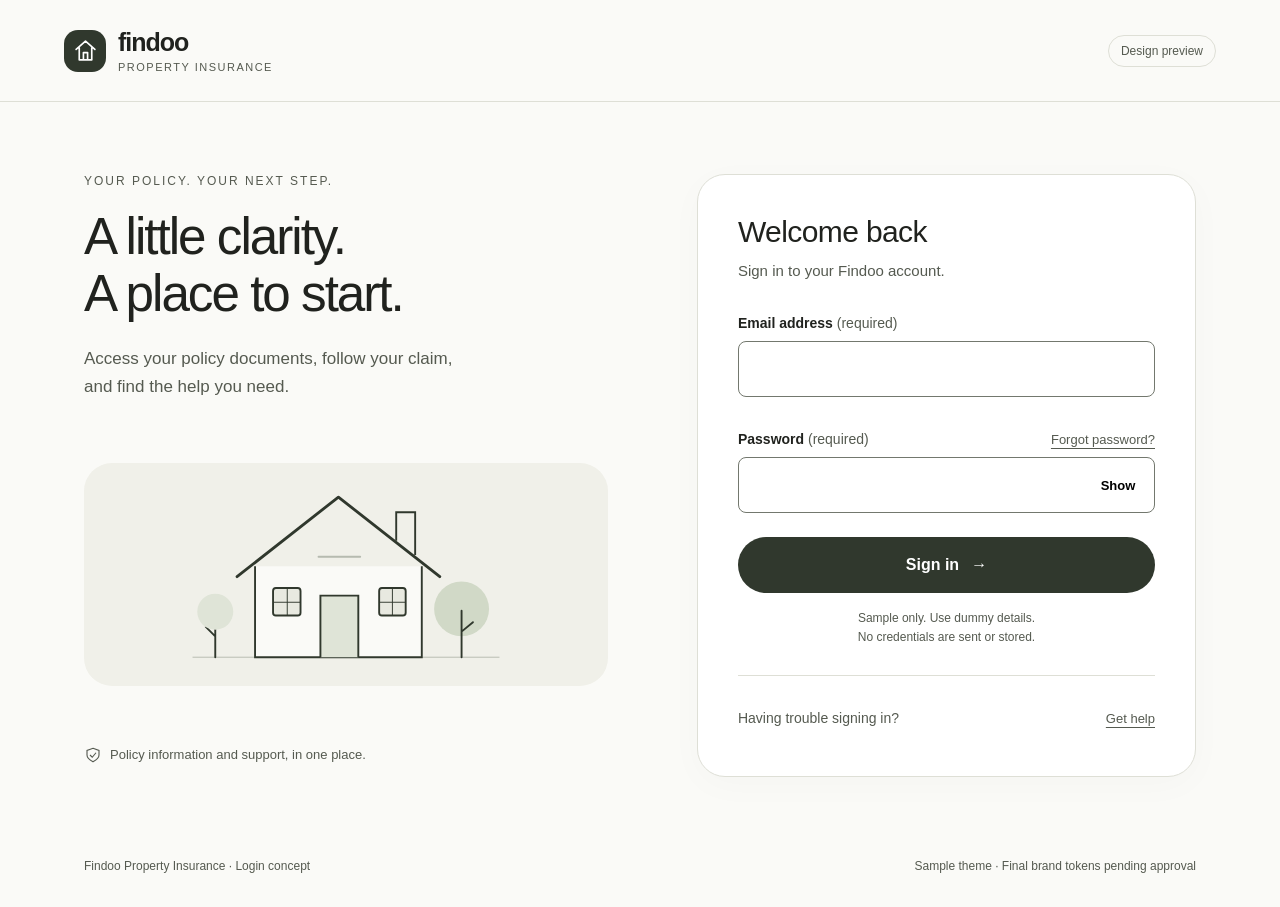
<file: outputs/ui-design/login-sample/index.html>
<!doctype html>
<html lang="en">
<head>
<meta charset="utf-8">
<meta name="viewport" content="width=device-width, initial-scale=1">
<meta name="color-scheme" content="light">
<title>Sign in · Findoo Property Insurance</title>
<style>
/* Sample monochrome theme only. Replace values with approved Findoo tokens. */
:root{--surface:#fafaf7;--surface-container:#f0f0e9;--on-surface:#20221e;--muted:#555a50;--primary:#30382d;--on-primary:#fff;--outline:#73786e;--outline-variant:#dedfd6;--error:#9c2424;--focus:#30382d;font-family:Arial,Helvetica,sans-serif;color:var(--on-surface);background:var(--surface)}
*{box-sizing:border-box}body{margin:0}button,input{font:inherit}button,a,input{-webkit-tap-highlight-color:transparent}button,a{touch-action:manipulation}a{color:inherit;text-underline-offset:4px}a:focus-visible,button:focus-visible,input:focus-visible{outline:3px solid var(--focus);outline-offset:4px}.skip{position:absolute;top:-80px;left:16px;background:white;padding:16px;z-index:2}.skip:focus{top:16px}
header{display:flex;justify-content:space-between;align-items:center;padding:28px 5vw;border-bottom:1px solid var(--outline-variant);gap:20px}.brand{display:flex;gap:12px;align-items:center}.brand-icon{display:grid;place-items:center;width:42px;height:42px;background:var(--primary);color:white;border-radius:14px}.brand-name{font-weight:700;font-size:25px;letter-spacing:-1px}.brand-sub{font-size:11px;letter-spacing:1.5px;text-transform:uppercase;color:var(--muted);margin-top:4px}.sample-tag{font-size:12px;border:1px solid var(--outline-variant);border-radius:24px;padding:8px 12px;color:var(--muted)}main{max-width:1240px;margin:auto;display:grid;grid-template-columns:1.05fr 1fr;gap:8%;padding:72px 5vw 56px;align-items:center}.intro{align-self:stretch;display:flex;flex-direction:column;justify-content:space-between}.eyebrow{font-size:12px;text-transform:uppercase;letter-spacing:2px;color:var(--muted);margin:0 0 20px}h1{font-size:clamp(36px,4vw,54px);font-weight:400;line-height:1.12;letter-spacing:-2px;margin:0 0 22px;max-width:440px}.lead{font-size:17px;line-height:1.65;color:var(--muted);max-width:380px;margin:0}.scene{margin:40px 0 24px;min-height:220px;border-radius:28px;background:var(--surface-container);display:grid;place-items:center;overflow:hidden}.scene svg{width:90%;max-width:360px;height:auto}.intro-foot{font-size:13px;color:var(--muted);display:flex;gap:8px;align-items:center;line-height:1.5}.card{background:#fff;border:1px solid var(--outline-variant);border-radius:28px;padding:40px;box-shadow:0 8px 36px #20221e06}h2{font-size:30px;font-weight:400;letter-spacing:-.6px;margin:0 0 10px}.card-sub{color:var(--muted);line-height:1.6;margin:0 0 32px;font-size:15px}.field{margin-bottom:24px}.field label{display:block;font-size:14px;margin-bottom:10px;font-weight:600}.input-wrap{position:relative}input{height:56px;border:1px solid var(--outline);border-radius:8px;background:white;width:100%;padding:0 16px;color:var(--on-surface);min-width:0}input:hover{border-color:var(--on-surface)}input[aria-invalid=true]{border:2px solid var(--error)}#password{padding-right:78px}.reveal{position:absolute;right:5px;top:5px;height:46px;min-width:64px;padding:0 12px;background:transparent;border:0;border-radius:24px;cursor:pointer;font-size:13px;font-weight:600}.reveal:hover{background:var(--surface-container)}.error{font-size:13px;color:var(--error);margin:8px 0 0;line-height:1.5}.password-label{display:flex;justify-content:space-between;gap:16px;align-items:baseline}.text-action{border:0;background:none;padding:0;min-height:36px;text-decoration:underline;text-underline-offset:4px;cursor:pointer;color:var(--muted);font-size:13px}.submit{height:56px;border:0;border-radius:30px;width:100%;background:var(--primary);color:var(--on-primary);cursor:pointer;font-weight:600;display:flex;align-items:center;justify-content:center;gap:12px;margin-top:8px}.submit:hover{filter:brightness(1.2)}.demo-note{font-size:12px;line-height:1.6;color:var(--muted);margin:16px 0 0;text-align:center}.support{margin-top:28px;padding-top:24px;border-top:1px solid var(--outline-variant);display:flex;gap:10px;align-items:center;font-size:14px;color:var(--muted)}.support button{margin-left:auto;white-space:nowrap}.message{padding:16px;border:1px solid var(--outline);border-radius:12px;background:var(--surface-container);margin-top:20px;font-size:14px;line-height:1.6}.message:empty{display:none}footer{max-width:1240px;margin:auto;padding:24px 5vw 32px;display:flex;justify-content:space-between;gap:16px;flex-wrap:wrap;color:var(--muted);font-size:12px;line-height:1.5}svg{flex-shrink:0}.label-required{font-weight:400;color:var(--muted)}
@media(max-width:850px){main{gap:32px;padding-top:40px}.card{padding:28px}.scene{min-height:180px}h1{letter-spacing:-1px}}@media(max-width:650px){header{padding:20px 6vw}.brand-sub{font-size:9px}.sample-tag{font-size:10px}main{display:flex;flex-direction:column;align-items:stretch;padding:32px 6vw 24px;gap:28px}.intro h1{font-size:36px;max-width:100%;margin-bottom:14px}.lead{font-size:15px;max-width:100%}.scene,.intro-foot{display:none}.eyebrow{margin-bottom:12px}.card{padding:28px 24px;border-radius:24px}h2{font-size:27px}.card-sub{margin-bottom:26px}footer{padding:16px 6vw 28px}.password-label{gap:8px}.support{font-size:13px}.brand-name{font-size:23px}}@media(prefers-reduced-motion:reduce){*{scroll-behavior:auto}}
</style>
</head>
<body>
<a class="skip" href="#login">Skip to sign in</a>
<header><div class="brand"><div class="brand-icon" aria-hidden="true"><svg width="25" height="25" viewBox="0 0 24 24" fill="none"><path d="m3 11 9-8 9 8M6 9v12h12V9M10 21v-7h4v7" stroke="currentColor" stroke-width="1.6" stroke-linecap="round" stroke-linejoin="round"/></svg></div><div><div class="brand-name">findoo</div><div class="brand-sub">Property Insurance</div></div></div><span class="sample-tag">Design preview</span></header>
<main>
<section class="intro" aria-labelledby="welcome"><div><p class="eyebrow">Your policy. Your next step.</p><h1 id="welcome">A little clarity.<br>A place to start.</h1><p class="lead">Access your policy documents, follow your claim, and find the help you need.</p></div>
<div class="scene" aria-hidden="true"><svg viewBox="0 0 380 235" fill="none"><path d="M28 205h324" stroke="#b6bbb0"/><path d="M75 120 182 36l107 84" stroke="#30382d" stroke-width="3" stroke-linecap="round" stroke-linejoin="round"/><path d="M94 109v96h176v-96" fill="#fafaf7" stroke="#30382d" stroke-width="2"/><path d="M163 205v-65h40v65" fill="#dfe4d7" stroke="#30382d" stroke-width="2"/><rect x="113" y="132" width="29" height="29" rx="3" fill="#e8e9e0" stroke="#30382d" stroke-width="2"/><path d="M128 132v29m-15-14h29" stroke="#30382d"/><rect x="225" y="132" width="28" height="29" rx="3" fill="#e8e9e0" stroke="#30382d" stroke-width="2"/><path d="M239 132v29m-14-14h28" stroke="#30382d"/><path d="M243 82V52h20v45" stroke="#30382d" stroke-width="2"/><circle cx="312" cy="154" r="29" fill="#d1d9c7"/><path d="M312 156v49m0-27 12-10" stroke="#30382d" stroke-width="2" stroke-linecap="round"/><path d="M52 205v-34m0 12-10-10" stroke="#30382d" stroke-width="2" stroke-linecap="round"/><circle cx="52" cy="157" r="19" fill="#dfe4d7"/><path d="M161 99h44" stroke="#b6bbb0" stroke-width="2" stroke-linecap="round"/></svg></div>
<p class="intro-foot"><svg width="18" height="18" viewBox="0 0 24 24" fill="none" aria-hidden="true"><path d="m12 3 8 3v6c0 5-8 9-8 9s-8-4-8-9V6l8-3Z" stroke="currentColor" stroke-width="1.5"/><path d="m8 12 3 3 5-6" stroke="currentColor" stroke-width="1.5"/></svg>Policy information and support, in one place.</p></section>
<section class="card" id="login" aria-labelledby="login-heading"><h2 id="login-heading">Welcome back</h2><p class="card-sub">Sign in to your Findoo account.</p>
<form id="login-form" novalidate><div class="field"><label for="email">Email address <span class="label-required">(required)</span></label><input id="email" name="email" type="email" autocomplete="username" inputmode="email" autocapitalize="none" spellcheck="false" required aria-describedby="email-error"><p class="error" id="email-error" hidden></p></div>
<div class="field"><div class="password-label"><label for="password">Password <span class="label-required">(required)</span></label><button class="text-action" type="button" id="forgot">Forgot password?</button></div><div class="input-wrap"><input id="password" name="password" type="password" autocomplete="current-password" required aria-describedby="password-error"><button class="reveal" type="button" id="reveal" aria-label="Show password" aria-controls="password" aria-pressed="false">Show</button></div><p class="error" id="password-error" hidden></p></div>
<button class="submit" type="submit">Sign in <span aria-hidden="true">→</span></button><p class="demo-note">Sample only. Use dummy details.<br>No credentials are sent or stored.</p></form>
<div id="status" class="message" role="status" aria-live="polite"></div>
<div class="support"><span>Having trouble signing in?</span><button type="button" class="text-action" id="support">Get help</button></div></section>
</main><footer><span>Findoo Property Insurance · Login concept</span><span>Sample theme · Final brand tokens pending approval</span></footer>
<script>
'use strict';
const email=document.getElementById('email'),password=document.getElementById('password'),status=document.getElementById('status');
function error(field,message){const target=document.getElementById(field.id+'-error');target.textContent=message;target.hidden=!message;field.setAttribute('aria-invalid',message?'true':'false');}
document.getElementById('reveal').addEventListener('click',function(){const showing=password.type==='password';password.type=showing?'text':'password';this.textContent=showing?'Hide':'Show';this.setAttribute('aria-label',showing?'Hide password':'Show password');this.setAttribute('aria-pressed',String(showing));});
document.getElementById('login-form').addEventListener('submit',function(e){e.preventDefault();const em=!email.value.trim()?'Enter your email address.':!email.validity.valid?'Enter a valid email address, such as name@example.com.':'';const pw=!password.value?'Enter your password.':'';error(email,em);error(password,pw);if(em||pw){status.textContent='Please correct the highlighted '+(em&&pw?'fields.':'field.');(em?email:password).focus();return;}status.textContent='Demo complete. This preview does not authenticate an account or access policy information.';password.value='';});
document.getElementById('forgot').addEventListener('click',()=>{status.textContent='Password recovery is a sample action. The approved identity provider and recovery process still need to be connected.';});
document.getElementById('support').addEventListener('click',()=>{status.textContent='Support channels are awaiting confirmation. This preview does not submit a support request.';});
for(const field of [email,password])field.addEventListener('input',()=>{if(field.getAttribute('aria-invalid')==='true')error(field,'');});
</script>
</body>
</html>
</file>
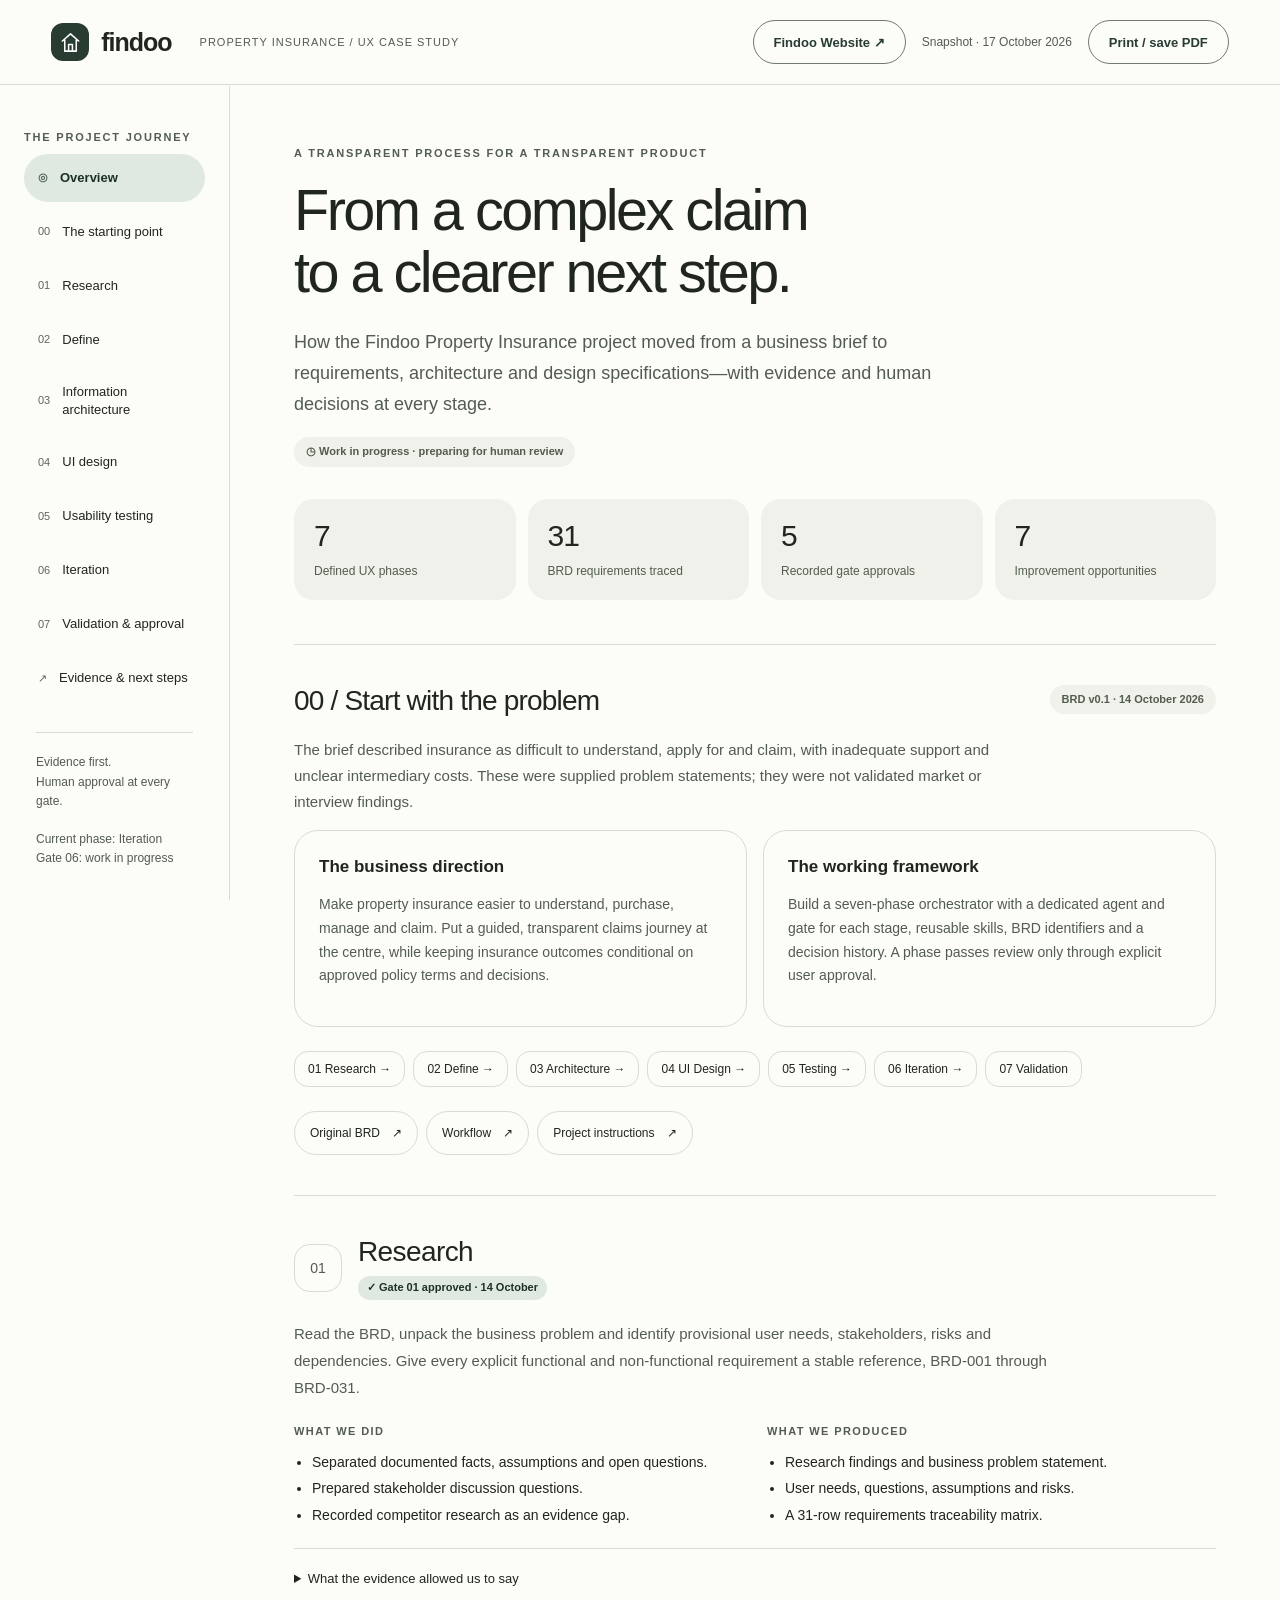
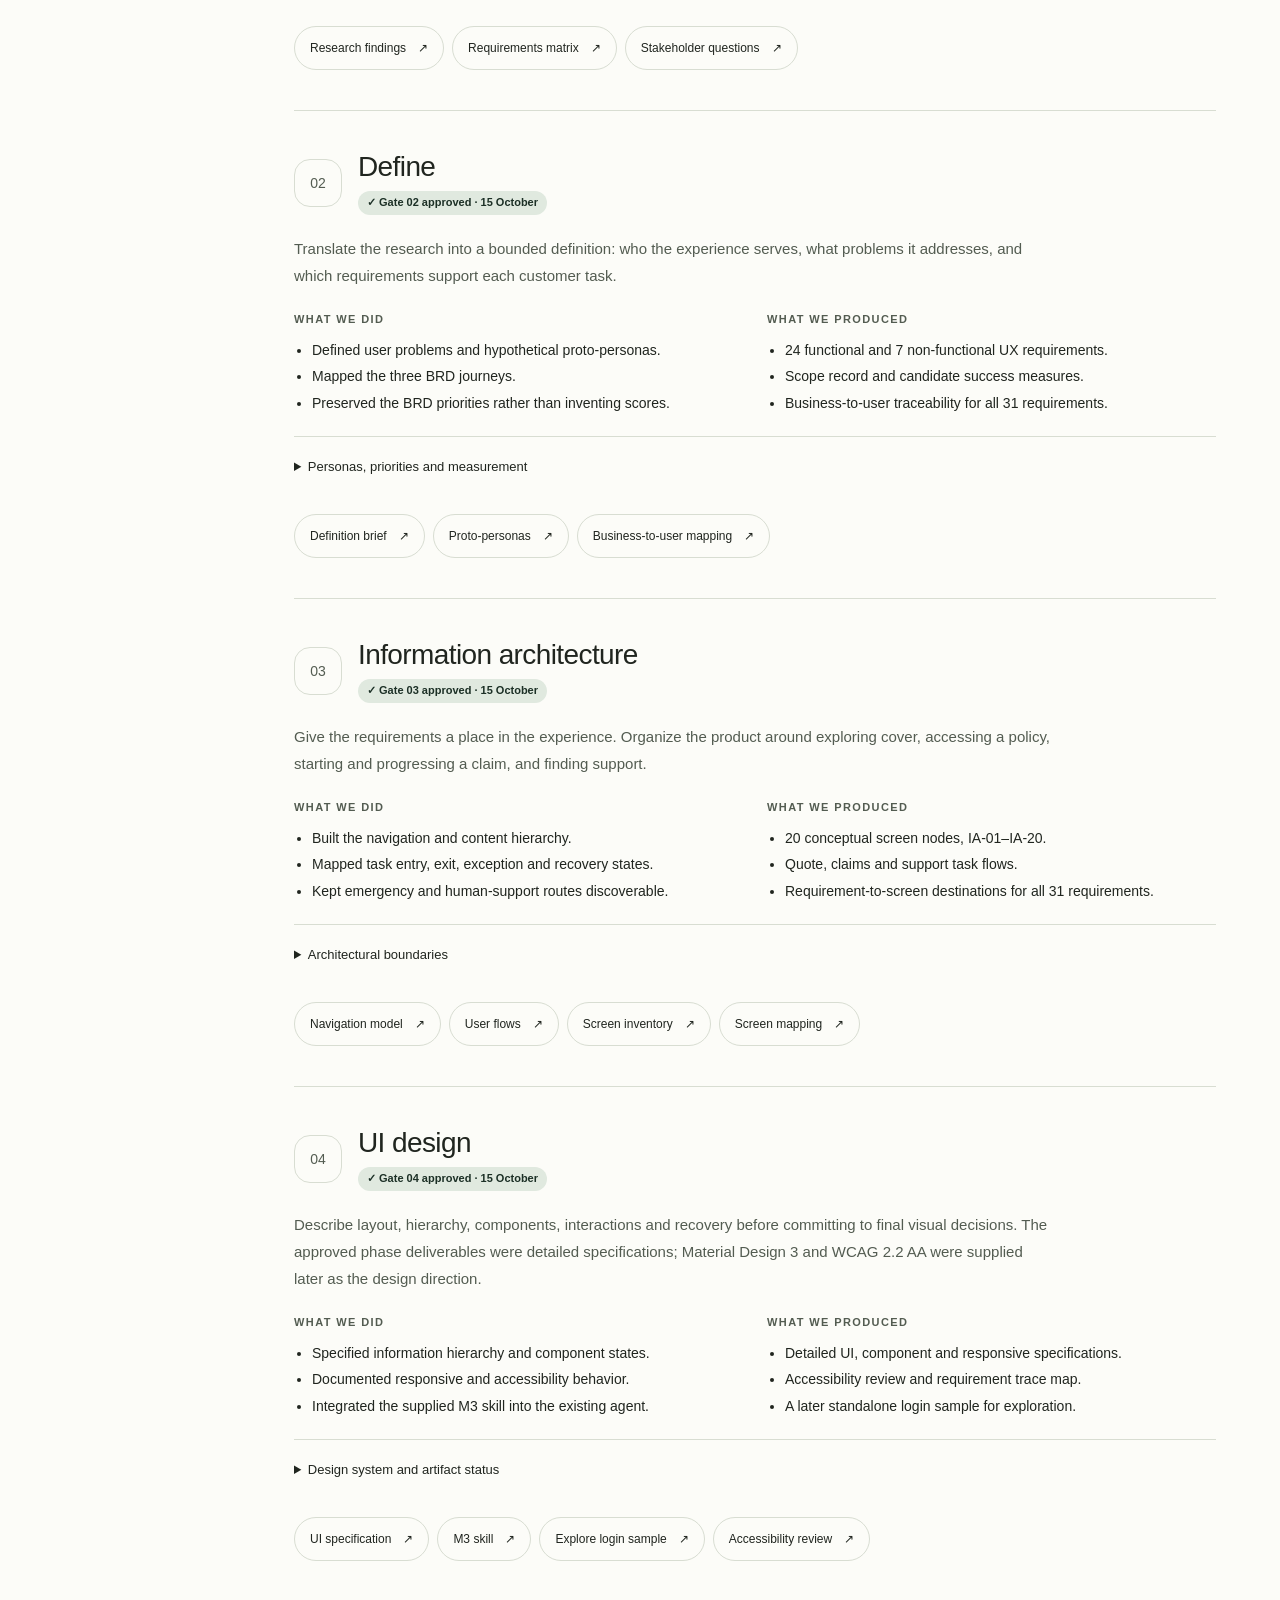
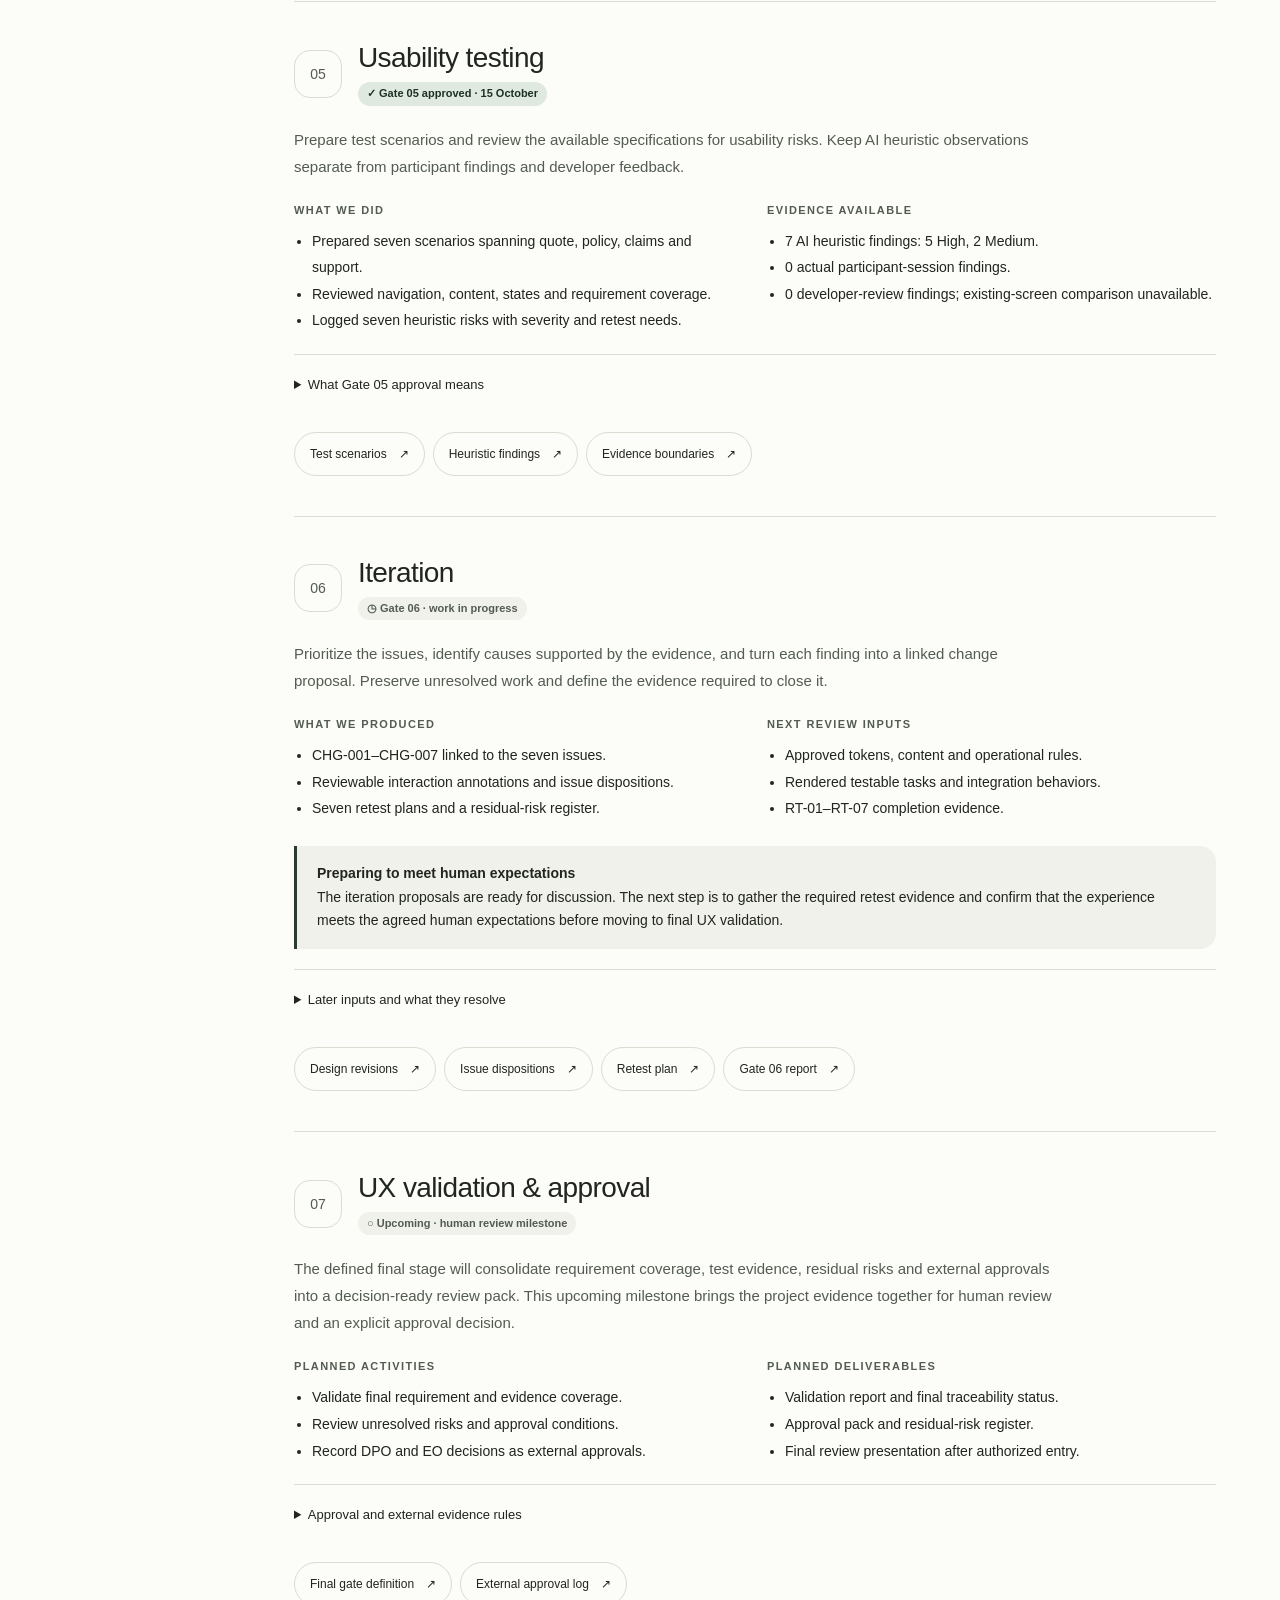
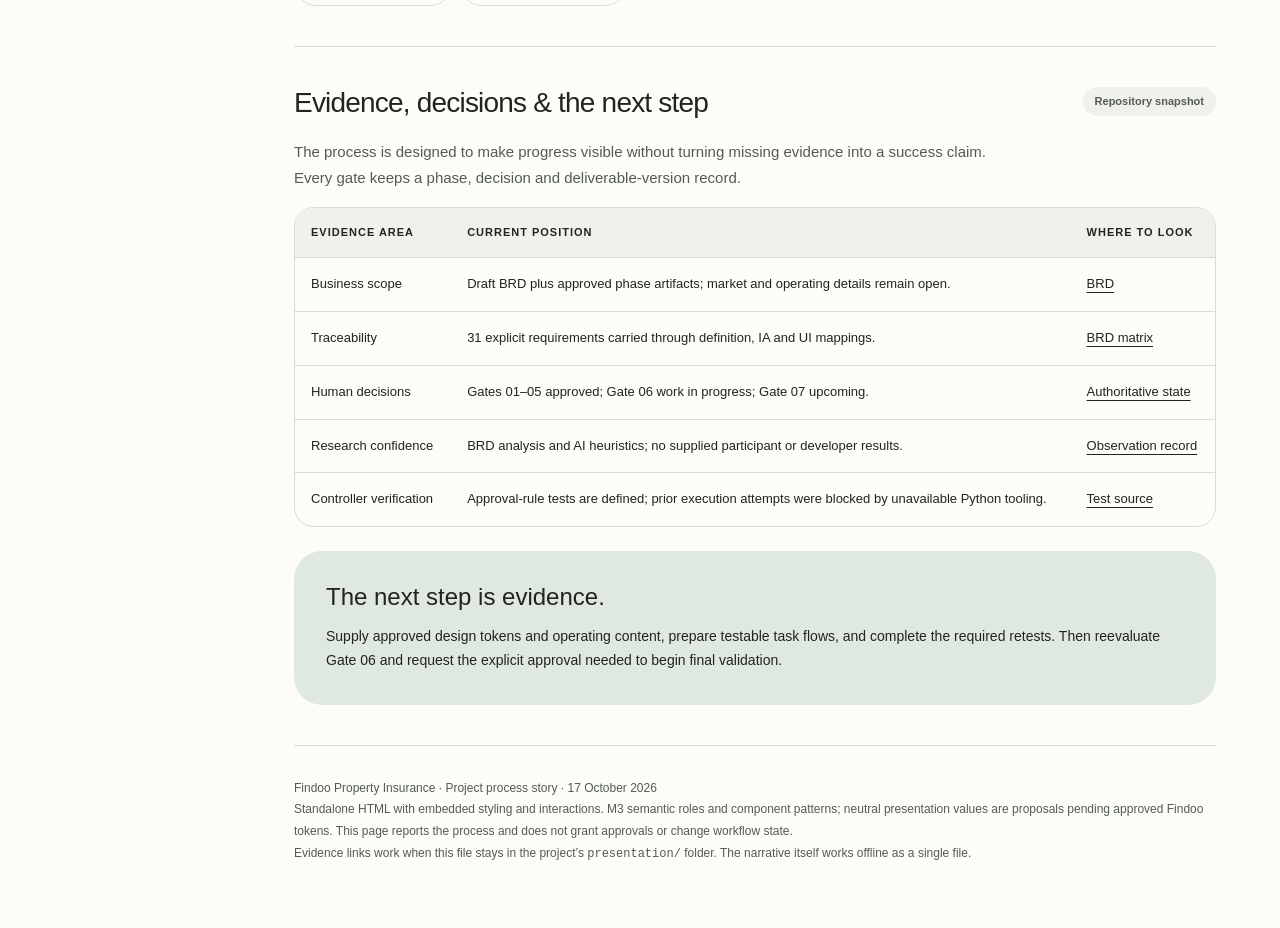
<file: presentation/findoo-project-process.html>
<!doctype html>
<html lang="en">
<head>
<meta charset="utf-8"><meta name="viewport" content="width=device-width, initial-scale=1">
<title>Findoo — From brief to a clearer insurance experience</title>
<meta name="description" content="The Findoo Property Insurance UX process: seven phases, evidence, decisions and next steps.">
<style>
/* Neutral presentation theme; no approved Findoo brand token values were supplied. */
:root{color-scheme:light;--md-sys-color-primary:#283c32;--md-sys-color-on-primary:#fff;--md-sys-color-primary-container:#e0e9df;--md-sys-color-on-primary-container:#1c3026;--md-sys-color-surface:#fcfcf8;--md-sys-color-surface-container:#f0f1ea;--md-sys-color-on-surface:#20251f;--md-sys-color-on-surface-variant:#535c51;--md-sys-color-outline:#727b70;--md-sys-color-outline-variant:#d8ddd2;--md-sys-color-error:#822c22;--md-sys-color-error-container:#fae9e3;--radius:24px;font-family:Arial,Helvetica,sans-serif;color:var(--md-sys-color-on-surface);background:var(--md-sys-color-surface)}*{box-sizing:border-box}html{scroll-behavior:smooth;scroll-padding-top:100px}body{margin:0}a{color:inherit;text-underline-offset:4px}button{font:inherit;cursor:pointer}a,button,summary{-webkit-tap-highlight-color:transparent}a:focus-visible,button:focus-visible,summary:focus-visible{outline:3px solid var(--md-sys-color-primary);outline-offset:5px}.skip{position:fixed;top:-80px;left:20px;padding:16px;background:white;z-index:20}.skip:focus{top:12px}.topbar{position:sticky;top:0;background:var(--md-sys-color-surface);z-index:5;display:flex;align-items:center;justify-content:space-between;gap:16px;padding:20px 4vw;border-bottom:1px solid var(--md-sys-color-outline-variant)}.brand{display:flex;align-items:center;gap:12px;text-decoration:none}.brand-mark{height:38px;width:38px;border-radius:12px;background:var(--md-sys-color-primary);color:white;display:grid;place-items:center}.brand-name{font-weight:700;font-size:25px;letter-spacing:-1px}.brand-caption{font-size:11px;letter-spacing:1px;text-transform:uppercase;margin-left:16px;color:var(--md-sys-color-on-surface-variant)}.top-actions{display:flex;gap:16px;align-items:center}.date{font-size:12px;color:var(--md-sys-color-on-surface-variant)}.outline-button{border:1px solid var(--md-sys-color-outline);border-radius:30px;min-height:44px;padding:10px 20px;background:transparent;color:var(--md-sys-color-primary);font-size:13px;font-weight:600}.layout{display:grid;grid-template-columns:230px minmax(0,1fr);max-width:1500px;margin:auto}.rail{position:sticky;top:86px;height:calc(100vh - 86px);padding:34px 24px 24px;overflow:auto;border-right:1px solid var(--md-sys-color-outline-variant)}.nav-label,.eyebrow{font-size:11px;font-weight:600;letter-spacing:1.8px;text-transform:uppercase;color:var(--md-sys-color-on-surface-variant)}.rail a{display:flex;align-items:center;gap:12px;border-radius:28px;padding:13px 14px;margin:6px 0;text-decoration:none;font-size:13px;line-height:1.4;min-height:48px}.rail a:hover{background:var(--md-sys-color-surface-container)}.rail a[aria-current]{background:var(--md-sys-color-primary-container);color:var(--md-sys-color-on-primary-container);font-weight:600}.nav-number{font-size:11px;opacity:.7;flex-shrink:0}.rail-foot{font-size:12px;color:var(--md-sys-color-on-surface-variant);line-height:1.6;margin:30px 12px 0;border-top:1px solid var(--md-sys-color-outline-variant);padding-top:20px}main{min-width:0;padding:0 5vw 64px}.hero{padding:62px 0 44px;border-bottom:1px solid var(--md-sys-color-outline-variant)}.eyebrow{margin:0 0 20px}.hero h1{font-size:clamp(38px,4.5vw,66px);letter-spacing:-2.5px;font-weight:400;line-height:1.08;max-width:820px;margin:0 0 24px}.hero .intro{font-size:18px;line-height:1.7;color:var(--md-sys-color-on-surface-variant);max-width:660px}.pill{display:inline-flex;align-items:center;gap:7px;border-radius:20px;padding:7px 12px;font-size:11px;font-weight:600;line-height:1.4;white-space:normal}.approved{background:var(--md-sys-color-primary-container);color:var(--md-sys-color-on-primary-container)}.blocked{background:var(--md-sys-color-error-container);color:var(--md-sys-color-error)}.planned{background:var(--md-sys-color-surface-container);color:var(--md-sys-color-on-surface-variant)}.stats{display:grid;grid-template-columns:repeat(4,minmax(0,1fr));gap:12px;margin-top:32px}.stat{padding:20px;background:var(--md-sys-color-surface-container);border-radius:20px}.stat strong{display:block;font-size:30px;font-weight:400;letter-spacing:-1px;margin-bottom:8px}.stat span{font-size:12px;line-height:1.5;color:var(--md-sys-color-on-surface-variant)}section{padding:40px 0;border-bottom:1px solid var(--md-sys-color-outline-variant)}.section-heading{display:flex;justify-content:space-between;align-items:start;gap:16px;margin-bottom:20px}.section-heading h2{font-size:28px;letter-spacing:-.8px;font-weight:400;margin:0}.section-intro{line-height:1.75;color:var(--md-sys-color-on-surface-variant);max-width:720px;font-size:15px}.grid{display:grid;grid-template-columns:repeat(2,minmax(0,1fr));gap:16px}.card{border:1px solid var(--md-sys-color-outline-variant);border-radius:var(--radius);padding:24px}.card h3{font-size:17px;line-height:1.4;margin:0 0 12px;font-weight:600}.card p,.card li{font-size:14px;line-height:1.7;color:var(--md-sys-color-on-surface-variant)}.card ul{padding-left:18px;margin-bottom:0}.flow{display:flex;flex-wrap:wrap;gap:8px;margin:24px 0}.flow span{font-size:12px;border:1px solid var(--md-sys-color-outline-variant);padding:10px 13px;border-radius:14px;display:inline-flex;gap:8px;align-items:center}.phase{padding:40px 0}.phase-title{display:flex;align-items:center;gap:16px;margin-bottom:20px}.phase-number{display:grid;place-items:center;flex-shrink:0;height:48px;width:48px;border:1px solid var(--md-sys-color-outline-variant);border-radius:16px;color:var(--md-sys-color-on-surface-variant);font-size:14px}.phase-title h2{font-size:28px;font-weight:400;letter-spacing:-.6px;margin:0 0 8px}.phase-title .pill{padding:4px 9px}.phase-body{font-size:15px;line-height:1.8;max-width:760px;color:var(--md-sys-color-on-surface-variant)}.phase-grid{display:grid;grid-template-columns:1fr 1fr;gap:24px;margin-top:24px}.phase-grid h3{font-size:11px;text-transform:uppercase;letter-spacing:1.4px;margin:0 0 12px;color:var(--md-sys-color-on-surface-variant)}.phase-grid ul{padding-left:18px;margin:0;font-size:14px;line-height:1.9}.evidence{display:flex;flex-wrap:wrap;gap:8px;margin-top:20px}.evidence a{font-size:12px;padding:11px 15px;border-radius:24px;border:1px solid var(--md-sys-color-outline-variant);text-decoration:none;min-height:44px;display:inline-flex;align-items:center;gap:12px}.evidence a::after{content:'↗'}.evidence a:hover{background:var(--md-sys-color-surface-container)}details{border-top:1px solid var(--md-sys-color-outline-variant);margin-top:20px;padding-top:4px}summary{font-size:13px;line-height:1.6;cursor:pointer;padding:16px 0;min-height:48px}details p{font-size:13px;line-height:1.8;color:var(--md-sys-color-on-surface-variant);margin-top:0}.notice{border-left:3px solid var(--md-sys-color-primary);padding:16px 20px;background:var(--md-sys-color-surface-container);border-radius:0 16px 16px 0;font-size:14px;line-height:1.7;color:var(--md-sys-color-on-surface);margin-top:24px}.table-wrap{overflow-x:auto;border:1px solid var(--md-sys-color-outline-variant);border-radius:20px}table{width:100%;border-collapse:collapse;font-size:13px;line-height:1.6}th,td{text-align:left;padding:16px;border-bottom:1px solid var(--md-sys-color-outline-variant);vertical-align:top}th{font-size:11px;text-transform:uppercase;letter-spacing:1px;background:var(--md-sys-color-surface-container)}tr:last-child td{border-bottom:0}.end-card{background:var(--md-sys-color-primary-container);border-radius:28px;padding:32px;margin-top:24px}.end-card h3{font-size:24px;font-weight:400;margin:0 0 14px}.end-card p{line-height:1.7;font-size:14px;margin:0}.footer{padding-top:32px;color:var(--md-sys-color-on-surface-variant);font-size:12px;line-height:1.8}.mobile-nav{display:none}.print-note{font-size:12px;color:var(--md-sys-color-on-surface-variant)}
@media(max-width:1050px){.layout{grid-template-columns:190px minmax(0,1fr)}.rail{padding:28px 12px}.brand-caption{display:none}main{padding-left:4vw;padding-right:4vw}.hero h1{font-size:48px}.stats{grid-template-columns:repeat(2,minmax(0,1fr))}.phase-grid{gap:16px}}@media(max-width:720px){html{scroll-padding-top:160px}.topbar{padding:14px 20px}.date{display:none}.layout{display:block}.rail{display:none}.mobile-nav{display:flex;gap:8px;position:sticky;top:73px;z-index:4;overflow-x:auto;padding:10px 20px;background:var(--md-sys-color-surface);border-bottom:1px solid var(--md-sys-color-outline-variant)}.mobile-nav a{font-size:12px;white-space:nowrap;border:1px solid var(--md-sys-color-outline-variant);padding:12px 16px;border-radius:24px;text-decoration:none;min-height:44px}main{padding:0 20px 40px}.hero{padding:36px 0}.hero h1{font-size:40px;letter-spacing:-1.5px}.hero .intro{font-size:16px}.grid,.phase-grid{grid-template-columns:1fr}.section-heading h2,.phase-title h2{font-size:25px}.section-heading{flex-wrap:wrap}.card{padding:20px}.end-card{padding:24px}.stat{padding:18px}.top-actions{gap:0}.outline-button{padding:10px 16px}}
@media(prefers-reduced-motion:reduce){html{scroll-behavior:auto}}@media print{.topbar,.rail,.mobile-nav,.skip,.outline-button{display:none}.layout{display:block}main{padding:0}.hero{padding-top:0}.phase,.card{break-inside:avoid}details{display:block}details p{display:block}a{text-decoration:underline}.stats{grid-template-columns:repeat(4,1fr)}body{background:white}.footer{font-size:10px}}
</style>
<style>
/* Keep header actions usable when the project website CTA wraps on small screens. */
.top-actions{flex-wrap:wrap;justify-content:flex-end}
a.outline-button{display:inline-flex;align-items:center;justify-content:center;text-decoration:none}
a.outline-button:hover{background:var(--md-sys-color-primary-container)}
@media(max-width:720px){.topbar{position:relative;flex-wrap:wrap}.top-actions{gap:8px}.mobile-nav{top:0}}
</style>
</head>
<body>
<a class="skip" href="#overview">Skip to project story</a>
<header class="topbar"><a class="brand" href="#overview" aria-label="Findoo project overview"><span class="brand-mark" aria-hidden="true"><svg width="23" height="23" viewBox="0 0 24 24" fill="none"><path d="m3 11 9-8 9 8M6 9v12h12V9M10 21v-7h4v7" stroke="currentColor" stroke-width="1.6" stroke-linejoin="round"/></svg></span><span class="brand-name">findoo</span><span class="brand-caption">Property Insurance / UX Case Study</span></a><div class="top-actions"><a class="outline-button" href="../website/index.html" target="_blank" rel="noopener noreferrer" aria-label="Open Findoo Property Insurance website in a new tab">Findoo Website ↗</a><span class="date">Snapshot · 17 October 2026</span><button class="outline-button" type="button" id="print">Print / save PDF</button></div></header>
<nav class="mobile-nav" aria-label="Jump to project phase"><a href="#start">Start</a><a href="#research">01 Research</a><a href="#define">02 Define</a><a href="#architecture">03 Architecture</a><a href="#design">04 Design</a><a href="#testing">05 Testing</a><a href="#iteration">06 Iteration</a><a href="#validation">07 Validation</a></nav>
<div class="layout"><aside class="rail"><p class="nav-label">The project journey</p><nav aria-label="Project sections"><a href="#overview" aria-current="location"><span class="nav-number">◎</span>Overview</a><a href="#start"><span class="nav-number">00</span>The starting point</a><a href="#research"><span class="nav-number">01</span>Research</a><a href="#define"><span class="nav-number">02</span>Define</a><a href="#architecture"><span class="nav-number">03</span>Information architecture</a><a href="#design"><span class="nav-number">04</span>UI design</a><a href="#testing"><span class="nav-number">05</span>Usability testing</a><a href="#iteration"><span class="nav-number">06</span>Iteration</a><a href="#validation"><span class="nav-number">07</span>Validation &amp; approval</a><a href="#evidence"><span class="nav-number">↗</span>Evidence &amp; next steps</a></nav><p class="rail-foot">Evidence first.<br>Human approval at every gate.<br><br>Current phase: Iteration<br>Gate 06: work in progress</p></aside>
<main>
<section class="hero" id="overview"><p class="eyebrow">A transparent process for a transparent product</p><h1>From a complex claim<br>to a clearer next step.</h1><p class="intro">How the Findoo Property Insurance project moved from a business brief to requirements, architecture and design specifications—with evidence and human decisions at every stage.</p><span class="pill planned">◷ Work in progress · preparing for human review</span><div class="stats"><div class="stat"><strong>7</strong><span>Defined UX phases</span></div><div class="stat"><strong>31</strong><span>BRD requirements traced</span></div><div class="stat"><strong>5</strong><span>Recorded gate approvals</span></div><div class="stat"><strong>7</strong><span>Improvement opportunities</span></div></div></section>
<section id="start"><div class="section-heading"><h2>00 / Start with the problem</h2><span class="pill planned">BRD v0.1 · 14 October 2026</span></div><p class="section-intro">The brief described insurance as difficult to understand, apply for and claim, with inadequate support and unclear intermediary costs. These were supplied problem statements; they were not validated market or interview findings.</p><div class="grid"><article class="card"><h3>The business direction</h3><p>Make property insurance easier to understand, purchase, manage and claim. Put a guided, transparent claims journey at the centre, while keeping insurance outcomes conditional on approved policy terms and decisions.</p></article><article class="card"><h3>The working framework</h3><p>Build a seven-phase orchestrator with a dedicated agent and gate for each stage, reusable skills, BRD identifiers and a decision history. A phase passes review only through explicit user approval.</p></article></div><div class="flow" aria-label="Workflow sequence"><span>01 Research →</span><span>02 Define →</span><span>03 Architecture →</span><span>04 UI Design →</span><span>05 Testing →</span><span>06 Iteration →</span><span>07 Validation</span></div><div class="evidence"><a href="../input/brd/property-insurance-brd.md">Original BRD</a><a href="../orchestration/workflow.md">Workflow</a><a href="../AGENTS.md">Project instructions</a></div></section>
<section class="phase" id="research"><div class="phase-title"><span class="phase-number">01</span><div><h2>Research</h2><span class="pill approved">✓ Gate 01 approved · 14 October</span></div></div><p class="phase-body">Read the BRD, unpack the business problem and identify provisional user needs, stakeholders, risks and dependencies. Give every explicit functional and non-functional requirement a stable reference, BRD-001 through BRD-031.</p><div class="phase-grid"><div><h3>What we did</h3><ul><li>Separated documented facts, assumptions and open questions.</li><li>Prepared stakeholder discussion questions.</li><li>Recorded competitor research as an evidence gap.</li></ul></div><div><h3>What we produced</h3><ul><li>Research findings and business problem statement.</li><li>User needs, questions, assumptions and risks.</li><li>A 31-row requirements traceability matrix.</li></ul></div></div><details><summary>What the evidence allowed us to say</summary><p>The repository contained a draft BRD, but no stakeholder interview records, user studies or competitor sources. Research findings describe the supplied direction and its gaps. Competitor and interview work was not claimed as completed.</p></details><div class="evidence"><a href="../outputs/research/research-findings.md">Research findings</a><a href="../outputs/research/requirements-traceability-matrix.md">Requirements matrix</a><a href="../outputs/research/stakeholder-questions.md">Stakeholder questions</a></div></section>
<section class="phase" id="define"><div class="phase-title"><span class="phase-number">02</span><div><h2>Define</h2><span class="pill approved">✓ Gate 02 approved · 15 October</span></div></div><p class="phase-body">Translate the research into a bounded definition: who the experience serves, what problems it addresses, and which requirements support each customer task.</p><div class="phase-grid"><div><h3>What we did</h3><ul><li>Defined user problems and hypothetical proto-personas.</li><li>Mapped the three BRD journeys.</li><li>Preserved the BRD priorities rather than inventing scores.</li></ul></div><div><h3>What we produced</h3><ul><li>24 functional and 7 non-functional UX requirements.</li><li>Scope record and candidate success measures.</li><li>Business-to-user traceability for all 31 requirements.</li></ul></div></div><details><summary>Personas, priorities and measurement</summary><p>The personas remain hypothetical because direct user research was unavailable. Functional priorities preserve 19 Must, 4 Should and 1 Could requirement. NFR priority is unstated. Candidate measures have no approved baselines or numerical targets.</p></details><div class="evidence"><a href="../outputs/define/definition-brief.md">Definition brief</a><a href="../outputs/define/evidence-based-personas.md">Proto-personas</a><a href="../outputs/define/business-to-user-traceability-matrix.md">Business-to-user mapping</a></div></section>
<section class="phase" id="architecture"><div class="phase-title"><span class="phase-number">03</span><div><h2>Information architecture</h2><span class="pill approved">✓ Gate 03 approved · 15 October</span></div></div><p class="phase-body">Give the requirements a place in the experience. Organize the product around exploring cover, accessing a policy, starting and progressing a claim, and finding support.</p><div class="phase-grid"><div><h3>What we did</h3><ul><li>Built the navigation and content hierarchy.</li><li>Mapped task entry, exit, exception and recovery states.</li><li>Kept emergency and human-support routes discoverable.</li></ul></div><div><h3>What we produced</h3><ul><li>20 conceptual screen nodes, IA-01–IA-20.</li><li>Quote, claims and support task flows.</li><li>Requirement-to-screen destinations for all 31 requirements.</li></ul></div></div><details><summary>Architectural boundaries</summary><p>The nodes are conceptual destinations. The architecture does not establish an insurer's real operating workflow, purchase transaction, identity provider or service-level commitments. These remain dependent on approved rules and source systems.</p></details><div class="evidence"><a href="../outputs/information-architecture/navigation-model.md">Navigation model</a><a href="../outputs/information-architecture/task-flows.md">User flows</a><a href="../outputs/information-architecture/screen-inventory.md">Screen inventory</a><a href="../outputs/information-architecture/requirement-to-screen-mapping.md">Screen mapping</a></div></section>
<section class="phase" id="design"><div class="phase-title"><span class="phase-number">04</span><div><h2>UI design</h2><span class="pill approved">✓ Gate 04 approved · 15 October</span></div></div><p class="phase-body">Describe layout, hierarchy, components, interactions and recovery before committing to final visual decisions. The approved phase deliverables were detailed specifications; Material Design 3 and WCAG 2.2 AA were supplied later as the design direction.</p><div class="phase-grid"><div><h3>What we did</h3><ul><li>Specified information hierarchy and component states.</li><li>Documented responsive and accessibility behavior.</li><li>Integrated the supplied M3 skill into the existing agent.</li></ul></div><div><h3>What we produced</h3><ul><li>Detailed UI, component and responsive specifications.</li><li>Accessibility review and requirement trace map.</li><li>A later standalone login sample for exploration.</li></ul></div></div><details><summary>Design system and artifact status</summary><p>The M3 skill is referenced from project instructions. Approved Findoo brand token values remain unavailable. The login concept uses a sample theme; it is not a production authentication system or an approved full-screen suite. No Figma file creation is evidenced. Accessibility certification and responsive test completion are not claimed.</p></details><div class="evidence"><a href="../outputs/ui-design/ui-specification.md">UI specification</a><a href="../skills/material-design-3/SKILL.md">M3 skill</a><a href="../outputs/ui-design/login-sample/index.html">Explore login sample</a><a href="../outputs/ui-design/accessibility-review.md">Accessibility review</a></div></section>
<section class="phase" id="testing"><div class="phase-title"><span class="phase-number">05</span><div><h2>Usability testing</h2><span class="pill approved">✓ Gate 05 approved · 15 October</span></div></div><p class="phase-body">Prepare test scenarios and review the available specifications for usability risks. Keep AI heuristic observations separate from participant findings and developer feedback.</p><div class="phase-grid"><div><h3>What we did</h3><ul><li>Prepared seven scenarios spanning quote, policy, claims and support.</li><li>Reviewed navigation, content, states and requirement coverage.</li><li>Logged seven heuristic risks with severity and retest needs.</li></ul></div><div><h3>Evidence available</h3><ul><li>7 AI heuristic findings: 5 High, 2 Medium.</li><li>0 actual participant-session findings.</li><li>0 developer-review findings; existing-screen comparison unavailable.</li></ul></div></div><details><summary>What Gate 05 approval means</summary><p>The recorded approval covers the test plan and heuristic-review artifacts. It does not establish that usability testing occurred, that users succeeded, or that the proposed design is validated. All participant scenarios remain unexecuted in the available evidence.</p></details><div class="evidence"><a href="../outputs/usability-testing/test-plan.md">Test scenarios</a><a href="../outputs/usability-testing/findings-register.md">Heuristic findings</a><a href="../outputs/usability-testing/evaluation-boundaries.md">Evidence boundaries</a></div></section>
<section class="phase" id="iteration"><div class="phase-title"><span class="phase-number">06</span><div><h2>Iteration</h2><span class="pill planned">◷ Gate 06 · work in progress</span></div></div><p class="phase-body">Prioritize the issues, identify causes supported by the evidence, and turn each finding into a linked change proposal. Preserve unresolved work and define the evidence required to close it.</p><div class="phase-grid"><div><h3>What we produced</h3><ul><li>CHG-001–CHG-007 linked to the seven issues.</li><li>Reviewable interaction annotations and issue dispositions.</li><li>Seven retest plans and a residual-risk register.</li></ul></div><div><h3>Next review inputs</h3><ul><li>Approved tokens, content and operational rules.</li><li>Rendered testable tasks and integration behaviors.</li><li>RT-01–RT-07 completion evidence.</li></ul></div></div><div class="notice"><strong>Preparing to meet human expectations</strong><br>The iteration proposals are ready for discussion. The next step is to gather the required retest evidence and confirm that the experience meets the agreed human expectations before moving to final UX validation.</div><details><summary>Later inputs and what they resolve</summary><p>The M3 skill and WCAG 2.2 AA direction resolve design-system selection and the target standard. The standalone login sample provides one exploratory screen. The next review will bring together the full rendered flows, approved operational content and retest results for all seven improvement opportunities.</p></details><div class="evidence"><a href="../outputs/iteration/revised-design-specification.md">Design revisions</a><a href="../outputs/iteration/finding-disposition.md">Issue dispositions</a><a href="../outputs/iteration/retest-plan.md">Retest plan</a><a href="../outputs/iteration/gate-06-report.md">Gate 06 report</a></div></section>
<section class="phase" id="validation"><div class="phase-title"><span class="phase-number">07</span><div><h2>UX validation &amp; approval</h2><span class="pill planned">○ Upcoming · human review milestone</span></div></div><p class="phase-body">The defined final stage will consolidate requirement coverage, test evidence, residual risks and external approvals into a decision-ready review pack. This upcoming milestone brings the project evidence together for human review and an explicit approval decision.</p><div class="phase-grid"><div><h3>Planned activities</h3><ul><li>Validate final requirement and evidence coverage.</li><li>Review unresolved risks and approval conditions.</li><li>Record DPO and EO decisions as external approvals.</li></ul></div><div><h3>Planned deliverables</h3><ul><li>Validation report and final traceability status.</li><li>Approval pack and residual-risk register.</li><li>Final review presentation after authorized entry.</li></ul></div></div><details><summary>Approval and external evidence rules</summary><p>Explicit user approval is required after a passing gate. DPO/EO approval must have external evidence. A Box upload cannot be marked complete without a receipt, verified link or confirmation. No external approval or upload evidence is currently recorded. This process-story page does not execute the final validation phase.</p></details><div class="evidence"><a href="../gates/ux-validation-approval-gate.md">Final gate definition</a><a href="../state/external-approvals-log.md">External approval log</a></div></section>
<section id="evidence"><div class="section-heading"><h2>Evidence, decisions &amp; the next step</h2><span class="pill planned">Repository snapshot</span></div><p class="section-intro">The process is designed to make progress visible without turning missing evidence into a success claim. Every gate keeps a phase, decision and deliverable-version record.</p><div class="table-wrap" role="region" aria-label="Project evidence summary" tabindex="0"><table><thead><tr><th scope="col">Evidence area</th><th scope="col">Current position</th><th scope="col">Where to look</th></tr></thead><tbody><tr><td>Business scope</td><td>Draft BRD plus approved phase artifacts; market and operating details remain open.</td><td><a href="../input/brd/property-insurance-brd.md">BRD</a></td></tr><tr><td>Traceability</td><td>31 explicit requirements carried through definition, IA and UI mappings.</td><td><a href="../outputs/research/requirements-traceability-matrix.md">BRD matrix</a></td></tr><tr><td>Human decisions</td><td>Gates 01–05 approved; Gate 06 work in progress; Gate 07 upcoming.</td><td><a href="../state/workflow-state.json">Authoritative state</a></td></tr><tr><td>Research confidence</td><td>BRD analysis and AI heuristics; no supplied participant or developer results.</td><td><a href="../outputs/usability-testing/observations.md">Observation record</a></td></tr><tr><td>Controller verification</td><td>Approval-rule tests are defined; prior execution attempts were blocked by unavailable Python tooling.</td><td><a href="../tests/test_workflow_controller.py">Test source</a></td></tr></tbody></table></div><div class="end-card"><h3>The next step is evidence.</h3><p>Supply approved design tokens and operating content, prepare testable task flows, and complete the required retests. Then reevaluate Gate 06 and request the explicit approval needed to begin final validation.</p></div></section>
<footer class="footer">Findoo Property Insurance · Project process story · 17 October 2026<br>Standalone HTML with embedded styling and interactions. M3 semantic roles and component patterns; neutral presentation values are proposals pending approved Findoo tokens. This page reports the process and does not grant approvals or change workflow state.<br>Evidence links work when this file stays in the project’s <code>presentation/</code> folder. The narrative itself works offline as a single file.</footer>
</main></div>
<script>
'use strict';
document.getElementById('print').addEventListener('click',()=>window.print());
if('IntersectionObserver' in window){const links=[...document.querySelectorAll('.rail nav a')];const observer=new IntersectionObserver(entries=>{const active=entries.filter(e=>e.isIntersecting).sort((a,b)=>a.boundingClientRect.top-b.boundingClientRect.top)[0];if(active){links.forEach(a=>{if(a.hash==='#'+active.target.id)a.setAttribute('aria-current','location');else a.removeAttribute('aria-current');});}},{rootMargin:'-15% 0px -60% 0px',threshold:0});document.querySelectorAll('main section[id]').forEach(s=>observer.observe(s));}
document.addEventListener('beforeprint',()=>{document.querySelectorAll('details').forEach(d=>{d.dataset.wasOpen=d.open?'true':'false';d.open=true;});});
document.addEventListener('afterprint',()=>{document.querySelectorAll('details').forEach(d=>{d.open=d.dataset.wasOpen==='true';delete d.dataset.wasOpen;});});
</script>
</body>
</html>
</file>
